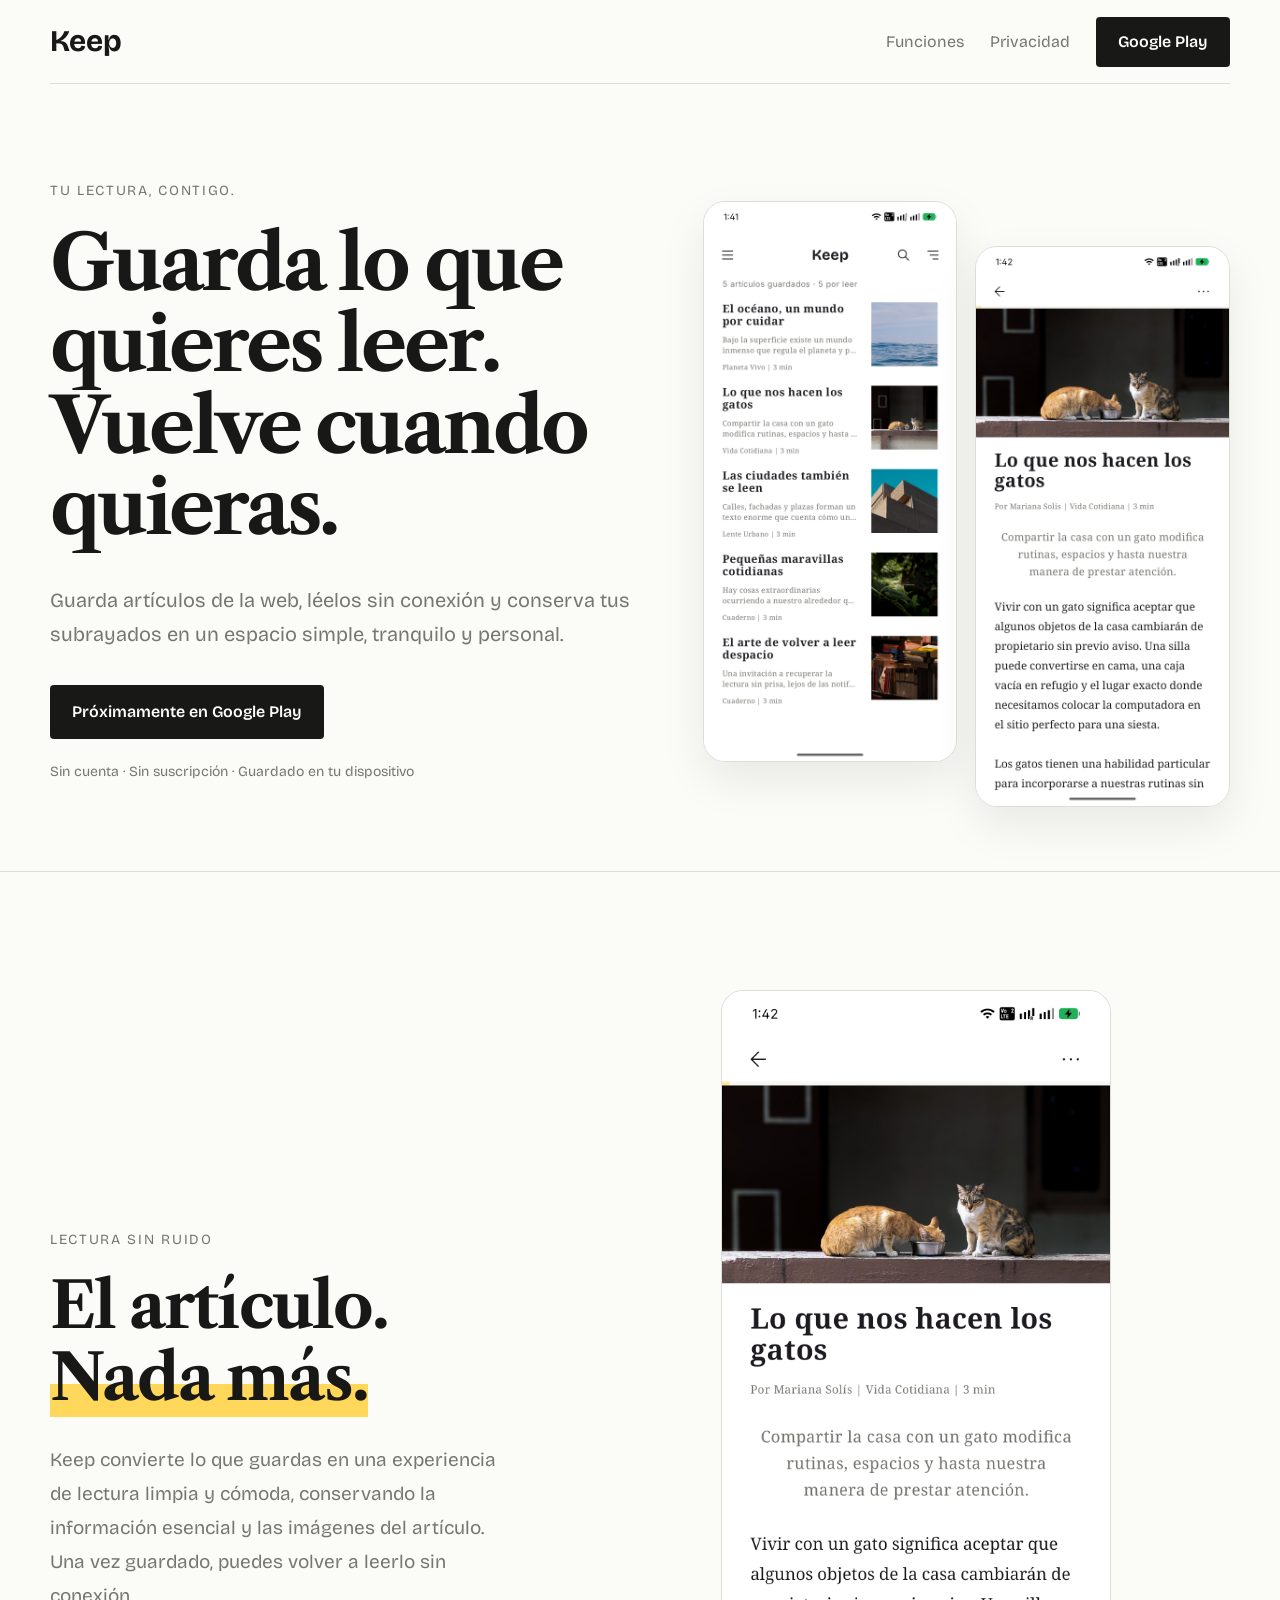
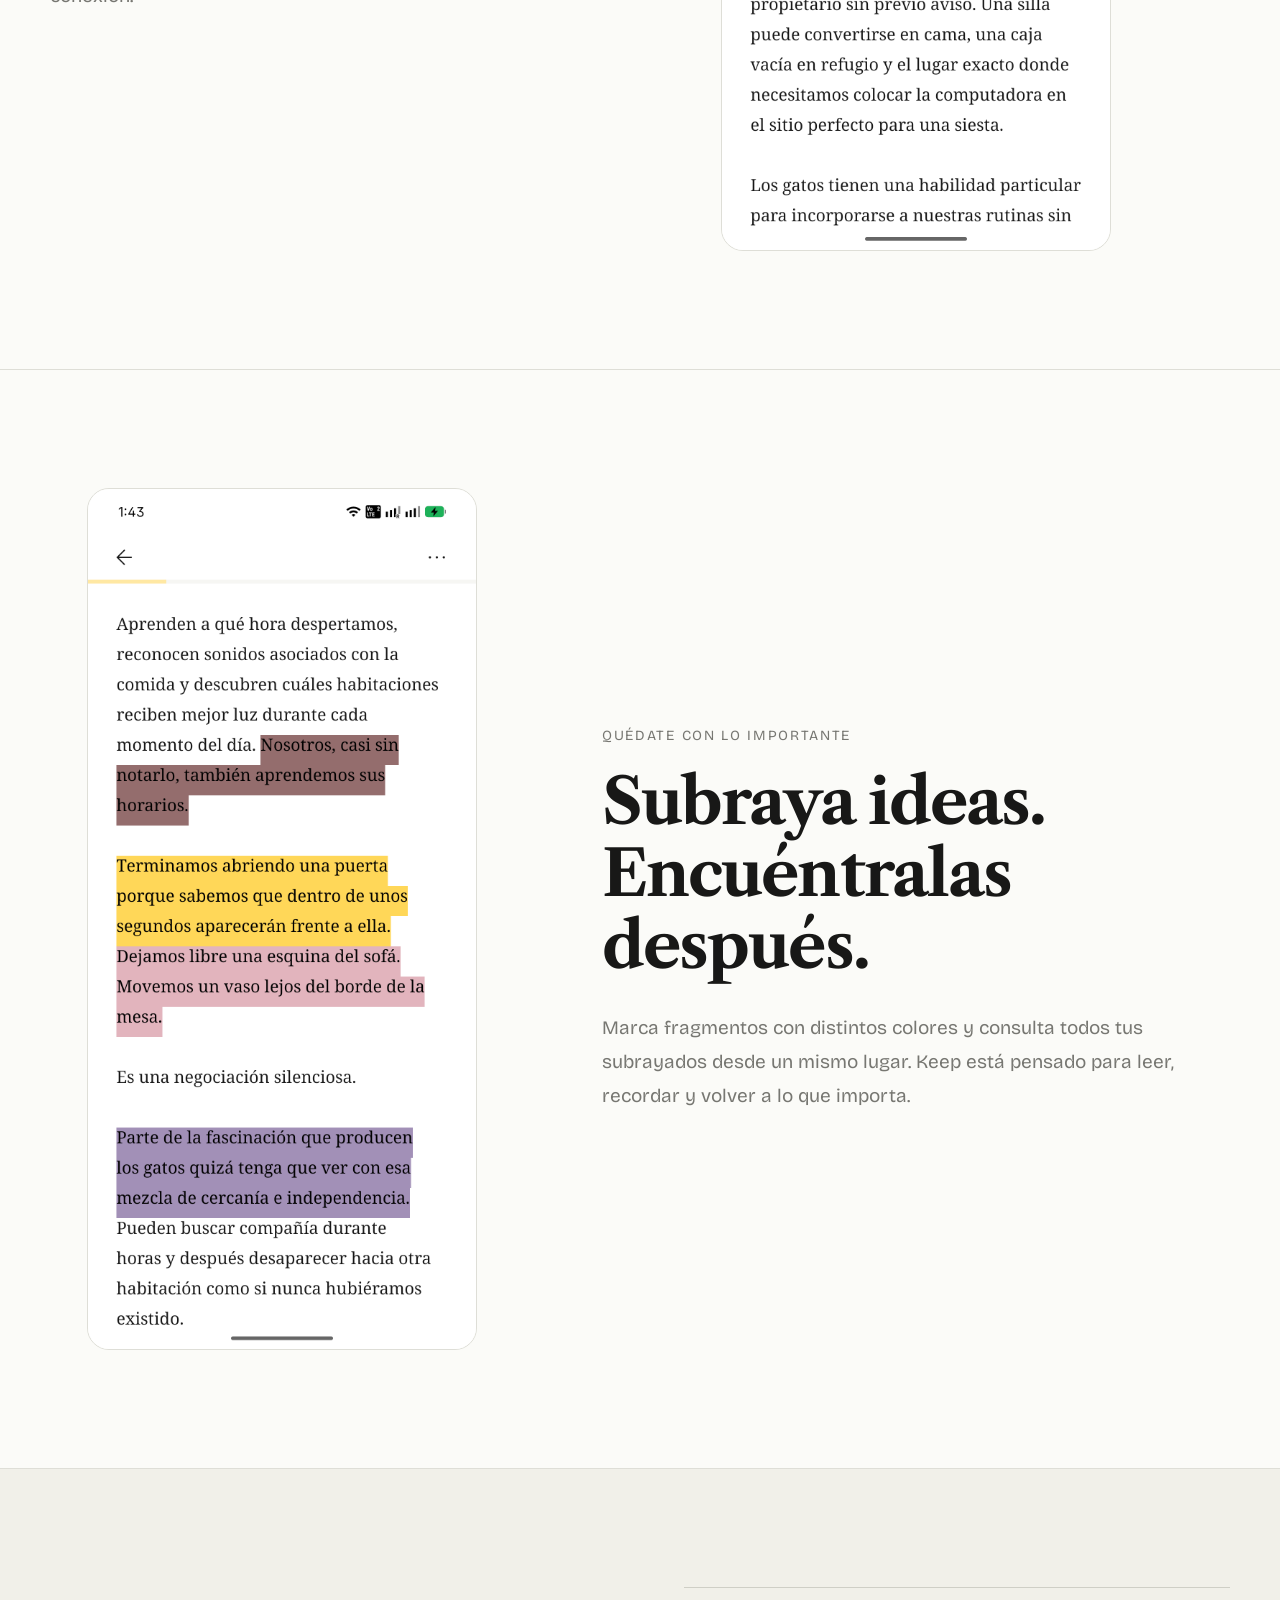
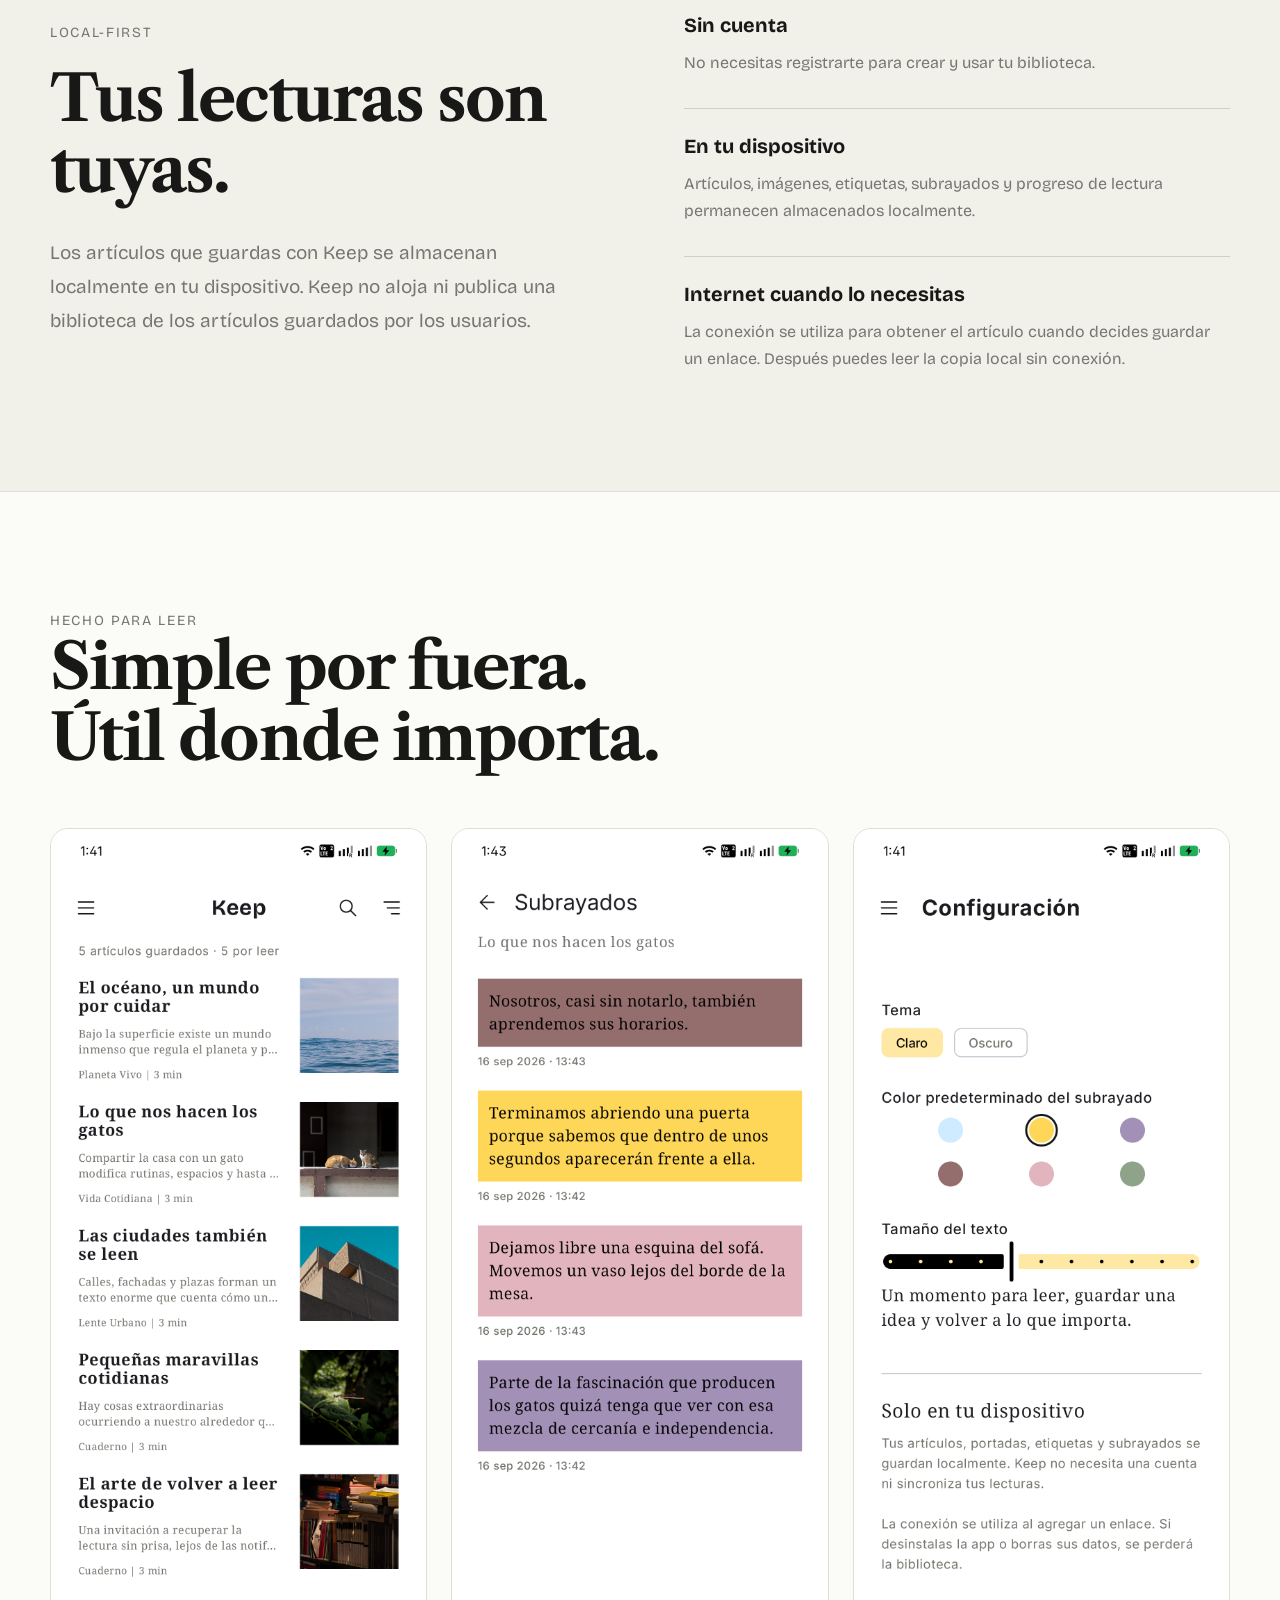
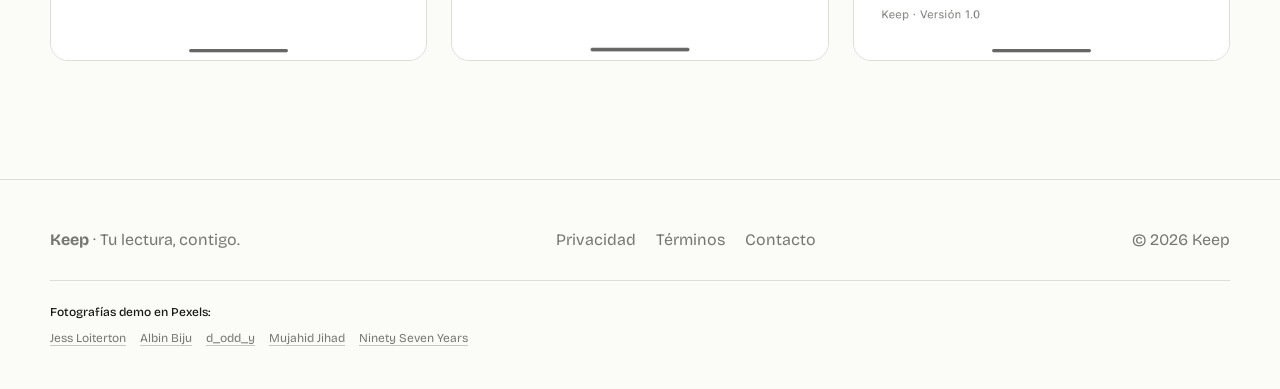
<file: index.html>
<!doctype html>
<html lang="es">
<head>
<meta charset="utf-8"><meta name="viewport" content="width=device-width,initial-scale=1">
<title>Keep — Guarda lo que quieres leer</title>
<meta name="description" content="Keep guarda artículos para leerlos después, sin distracciones y directamente en tu dispositivo.">
<meta property="og:title" content="Keep — Guarda lo que quieres leer"><meta property="og:description" content="Lectura sin distracciones, subrayados y biblioteca local.">
<link rel="stylesheet" href="styles.css">
</head>
<body>
<div class="wrap"><nav><a class="brand" href="index.html">Keep</a><div class="navlinks"><a href="#funciones">Funciones</a><a href="#privacidad">Privacidad</a><a class="cta" href="#play">Google Play</a></div></nav></div>
<main>
<div class="wrap hero">
<div><div class="eyebrow">Tu lectura, contigo.</div><h1>Guarda lo que quieres leer. Vuelve cuando quieras.</h1>
<p class="lead">Guarda artículos de la web, léelos sin conexión y conserva tus subrayados en un espacio simple, tranquilo y personal.</p>
<a class="cta" id="play" href="#" aria-label="Disponible próximamente en Google Play">Próximamente en Google Play</a>
<div class="micro">Sin cuenta · Sin suscripción · Guardado en tu dispositivo</div></div>
<div class="phone-grid"><img class="phone" src="assets/screenshots/library.jpg" alt="Biblioteca de Keep"><img class="phone" src="assets/screenshots/reader.jpg" alt="Lector de Keep"></div>
</div>

<section id="funciones"><div class="wrap section-grid">
<div><div class="eyebrow">Lectura sin ruido</div><h2>El artículo. <span class="highlight-word">Nada más.</span></h2><p class="copy">Keep convierte lo que guardas en una experiencia de lectura limpia y cómoda, conservando la información esencial y las imágenes del artículo. Una vez guardado, puedes volver a leerlo sin conexión.</p></div>
<img class="shot" src="assets/screenshots/reader.jpg" alt="Artículo abierto en Keep">
</div></section>

<section><div class="wrap section-grid">
<img class="shot" src="assets/screenshots/highlights.jpg" alt="Texto subrayado en distintos colores">
<div><div class="eyebrow">Quédate con lo importante</div><h2>Subraya ideas. Encuéntralas después.</h2><p class="copy">Marca fragmentos con distintos colores y consulta todos tus subrayados desde un mismo lugar. Keep está pensado para leer, recordar y volver a lo que importa.</p></div>
</div></section>

<section class="privacy" id="privacidad"><div class="wrap section-grid">
<div><div class="eyebrow">Local-first</div><h2>Tus lecturas son tuyas.</h2><p class="copy">Los artículos que guardas con Keep se almacenan localmente en tu dispositivo. Keep no aloja ni publica una biblioteca de los artículos guardados por los usuarios.</p></div>
<div class="points">
<div class="point"><strong>Sin cuenta</strong><span>No necesitas registrarte para crear y usar tu biblioteca.</span></div>
<div class="point"><strong>En tu dispositivo</strong><span>Artículos, imágenes, etiquetas, subrayados y progreso de lectura permanecen almacenados localmente.</span></div>
<div class="point"><strong>Internet cuando lo necesitas</strong><span>La conexión se utiliza para obtener el artículo cuando decides guardar un enlace. Después puedes leer la copia local sin conexión.</span></div>
</div></div></section>

<section><div class="wrap"><div class="eyebrow">Hecho para leer</div><h2>Simple por fuera.<br>Útil donde importa.</h2>
<div class="gallery"><img src="assets/screenshots/library.jpg" alt="Biblioteca"><img src="assets/screenshots/highlights-list.jpg" alt="Lista de subrayados"><img src="assets/screenshots/settings.jpg" alt="Configuración de lectura"></div>
</div></section>
</main>
<footer>
<div class="wrap footer">
  <div class="footer-main">
    <div><strong>Keep</strong> · Tu lectura, contigo.</div>
    <div class="footer-links"><a href="privacy.html">Privacidad</a><a href="terms.html">Términos</a><a href="mailto:rafernandez.dev@gmail.com">Contacto</a></div>
    <div>© 2026 Keep</div>
  </div>
  <div class="photo-credits">
    <span>Fotografías demo en Pexels:</span>
    <a href="https://www.pexels.com/photo/blue-ocean-water-under-the-white-sky-4322402/" target="_blank" rel="noopener noreferrer">Jess Loiterton</a>
    <a href="https://www.pexels.com/photo/two-cats-on-a-wall-with-feeding-bowl-28824163/" target="_blank" rel="noopener noreferrer">Albin Biju</a>
    <a href="https://www.pexels.com/photo/brown-concrete-building-under-blue-sky-3882638/" target="_blank" rel="noopener noreferrer">d_odd_y</a>
    <a href="https://www.pexels.com/photo/colorful-damselfly-perched-on-leaf-in-dhaka-37184727/" target="_blank" rel="noopener noreferrer">Mujahid Jihad</a>
    <a href="https://www.pexels.com/photo/bookshelf-with-stacked-books-in-a-library-34876157/" target="_blank" rel="noopener noreferrer">Ninety Seven Years</a>
  </div>
</div>
</footer>
</body></html>
</file>
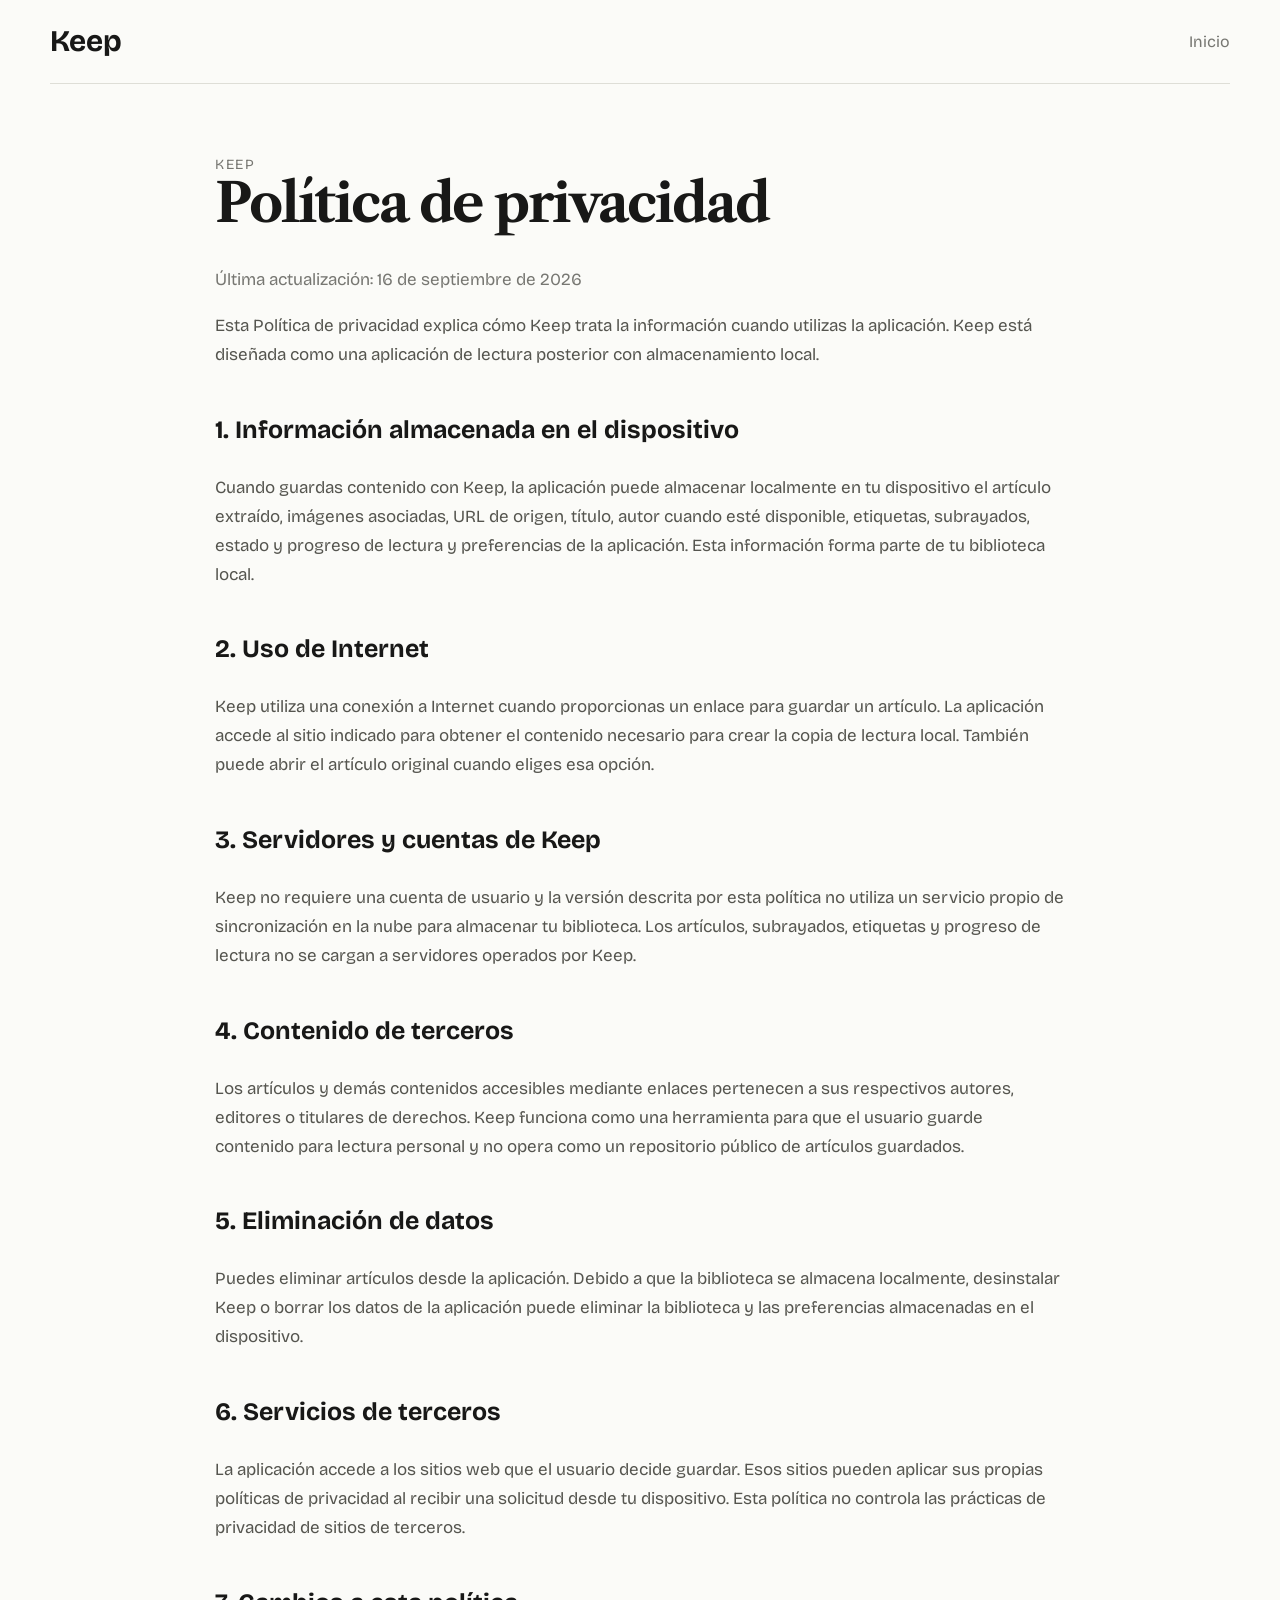
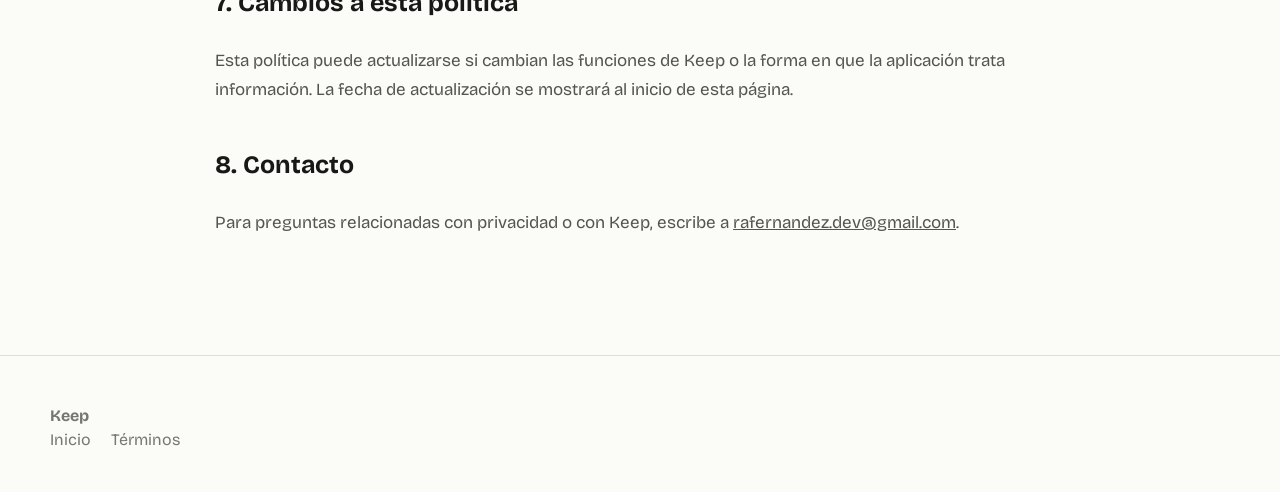
<file: privacy.html>
<!doctype html><html lang="es"><head><meta charset="utf-8"><meta name="viewport" content="width=device-width,initial-scale=1"><title>Política de privacidad — Keep</title><link rel="stylesheet" href="styles.css"></head><body>
<div class="wrap"><nav><a class="brand" href="index.html">Keep</a><div class="navlinks"><a href="index.html">Inicio</a></div></nav></div>
<main class="legal"><div class="eyebrow">Keep</div><h1>Política de privacidad</h1><p class="updated">Última actualización: 16 de septiembre de 2026</p>
<p>Esta Política de privacidad explica cómo Keep trata la información cuando utilizas la aplicación. Keep está diseñada como una aplicación de lectura posterior con almacenamiento local.</p>
<h2>1. Información almacenada en el dispositivo</h2><p>Cuando guardas contenido con Keep, la aplicación puede almacenar localmente en tu dispositivo el artículo extraído, imágenes asociadas, URL de origen, título, autor cuando esté disponible, etiquetas, subrayados, estado y progreso de lectura y preferencias de la aplicación. Esta información forma parte de tu biblioteca local.</p>
<h2>2. Uso de Internet</h2><p>Keep utiliza una conexión a Internet cuando proporcionas un enlace para guardar un artículo. La aplicación accede al sitio indicado para obtener el contenido necesario para crear la copia de lectura local. También puede abrir el artículo original cuando eliges esa opción.</p>
<h2>3. Servidores y cuentas de Keep</h2><p>Keep no requiere una cuenta de usuario y la versión descrita por esta política no utiliza un servicio propio de sincronización en la nube para almacenar tu biblioteca. Los artículos, subrayados, etiquetas y progreso de lectura no se cargan a servidores operados por Keep.</p>
<h2>4. Contenido de terceros</h2><p>Los artículos y demás contenidos accesibles mediante enlaces pertenecen a sus respectivos autores, editores o titulares de derechos. Keep funciona como una herramienta para que el usuario guarde contenido para lectura personal y no opera como un repositorio público de artículos guardados.</p>
<h2>5. Eliminación de datos</h2><p>Puedes eliminar artículos desde la aplicación. Debido a que la biblioteca se almacena localmente, desinstalar Keep o borrar los datos de la aplicación puede eliminar la biblioteca y las preferencias almacenadas en el dispositivo.</p>
<h2>6. Servicios de terceros</h2><p>La aplicación accede a los sitios web que el usuario decide guardar. Esos sitios pueden aplicar sus propias políticas de privacidad al recibir una solicitud desde tu dispositivo. Esta política no controla las prácticas de privacidad de sitios de terceros.</p>
<h2>7. Cambios a esta política</h2><p>Esta política puede actualizarse si cambian las funciones de Keep o la forma en que la aplicación trata información. La fecha de actualización se mostrará al inicio de esta página.</p>
<h2>8. Contacto</h2><p>Para preguntas relacionadas con privacidad o con Keep, escribe a <a href="mailto:rafernandez.dev@gmail.com">rafernandez.dev@gmail.com</a>.</p>
</main><footer><div class="wrap footer"><div><strong>Keep</strong></div><div class="footer-links"><a href="index.html">Inicio</a><a href="terms.html">Términos</a></div></div></footer></body></html>
</file>
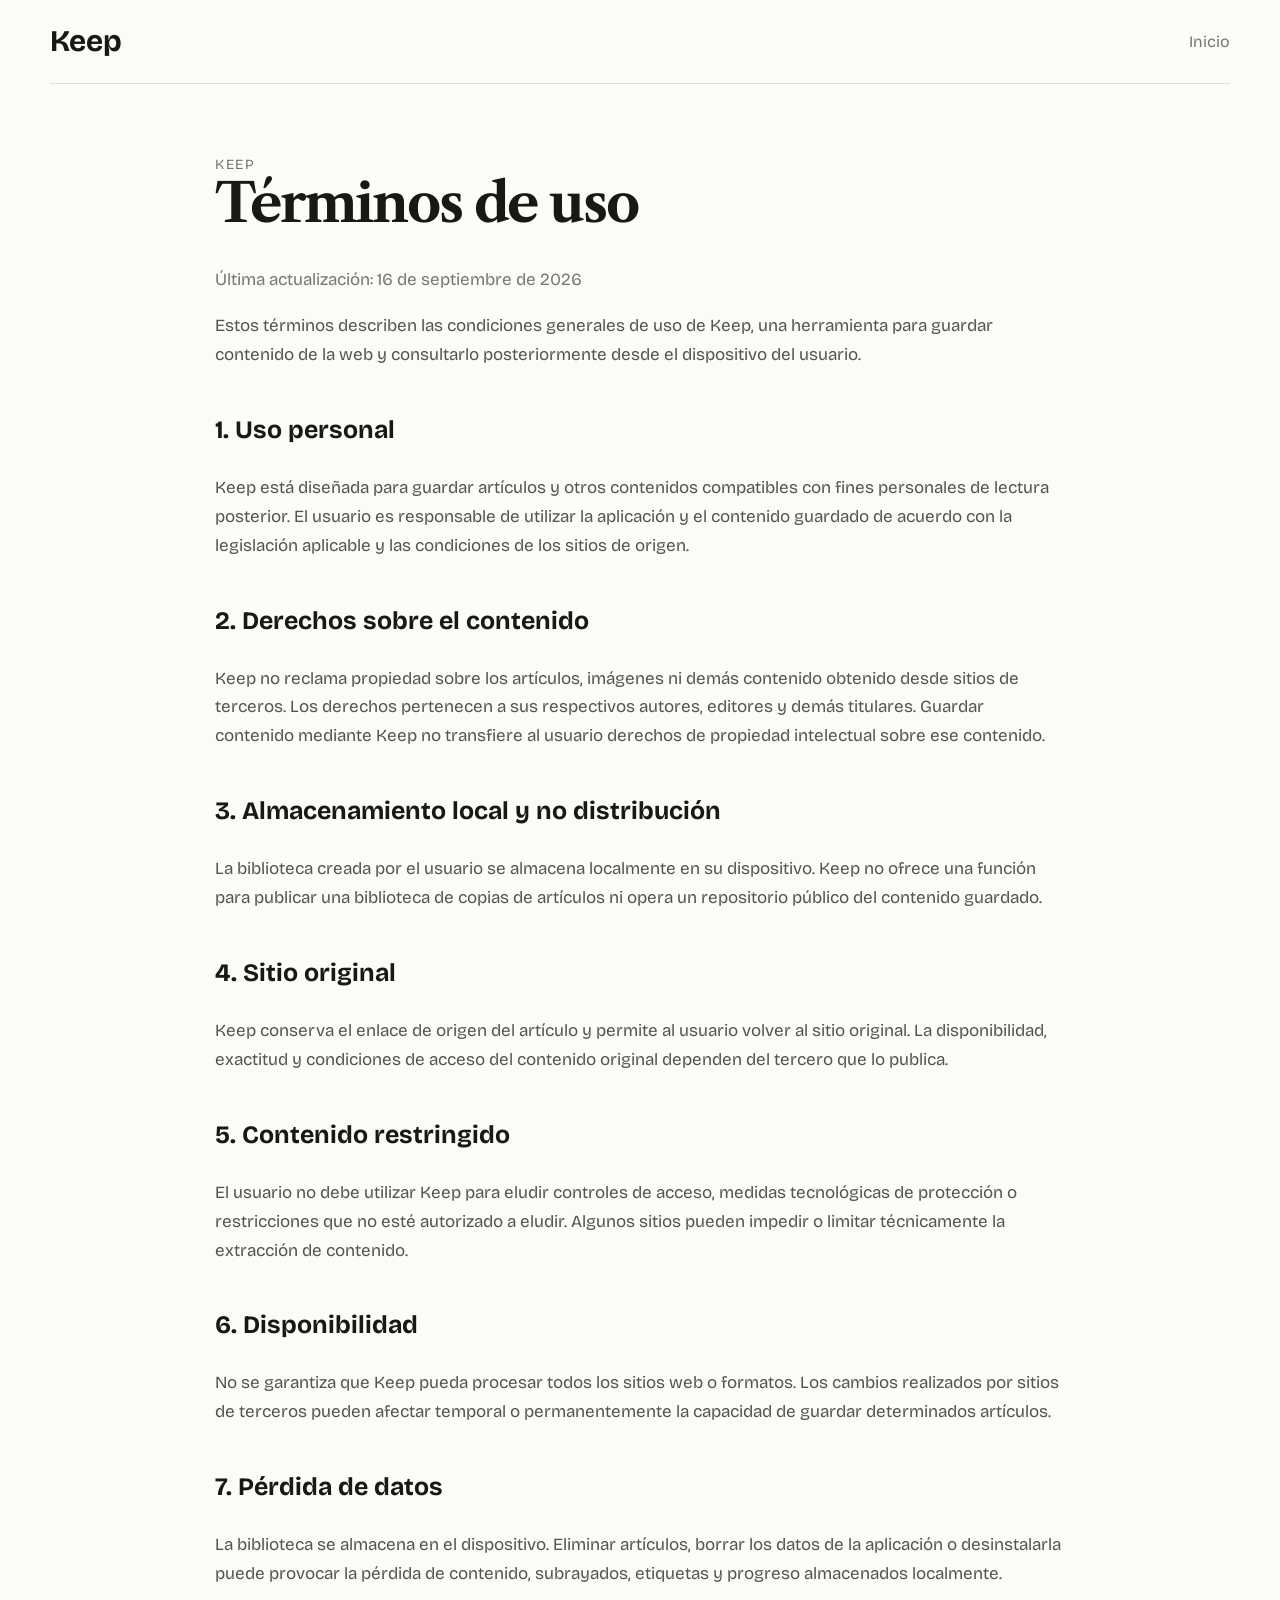
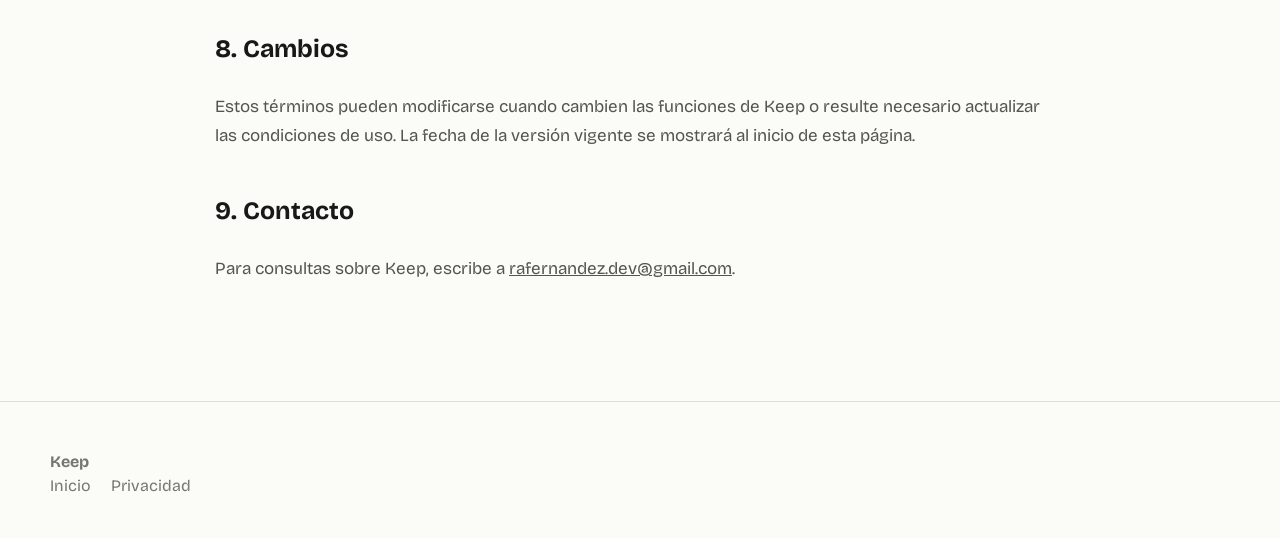
<file: terms.html>
<!doctype html><html lang="es"><head><meta charset="utf-8"><meta name="viewport" content="width=device-width,initial-scale=1"><title>Términos de uso — Keep</title><link rel="stylesheet" href="styles.css"></head><body>
<div class="wrap"><nav><a class="brand" href="index.html">Keep</a><div class="navlinks"><a href="index.html">Inicio</a></div></nav></div>
<main class="legal"><div class="eyebrow">Keep</div><h1>Términos de uso</h1><p class="updated">Última actualización: 16 de septiembre de 2026</p>
<p>Estos términos describen las condiciones generales de uso de Keep, una herramienta para guardar contenido de la web y consultarlo posteriormente desde el dispositivo del usuario.</p>
<h2>1. Uso personal</h2><p>Keep está diseñada para guardar artículos y otros contenidos compatibles con fines personales de lectura posterior. El usuario es responsable de utilizar la aplicación y el contenido guardado de acuerdo con la legislación aplicable y las condiciones de los sitios de origen.</p>
<h2>2. Derechos sobre el contenido</h2><p>Keep no reclama propiedad sobre los artículos, imágenes ni demás contenido obtenido desde sitios de terceros. Los derechos pertenecen a sus respectivos autores, editores y demás titulares. Guardar contenido mediante Keep no transfiere al usuario derechos de propiedad intelectual sobre ese contenido.</p>
<h2>3. Almacenamiento local y no distribución</h2><p>La biblioteca creada por el usuario se almacena localmente en su dispositivo. Keep no ofrece una función para publicar una biblioteca de copias de artículos ni opera un repositorio público del contenido guardado.</p>
<h2>4. Sitio original</h2><p>Keep conserva el enlace de origen del artículo y permite al usuario volver al sitio original. La disponibilidad, exactitud y condiciones de acceso del contenido original dependen del tercero que lo publica.</p>
<h2>5. Contenido restringido</h2><p>El usuario no debe utilizar Keep para eludir controles de acceso, medidas tecnológicas de protección o restricciones que no esté autorizado a eludir. Algunos sitios pueden impedir o limitar técnicamente la extracción de contenido.</p>
<h2>6. Disponibilidad</h2><p>No se garantiza que Keep pueda procesar todos los sitios web o formatos. Los cambios realizados por sitios de terceros pueden afectar temporal o permanentemente la capacidad de guardar determinados artículos.</p>
<h2>7. Pérdida de datos</h2><p>La biblioteca se almacena en el dispositivo. Eliminar artículos, borrar los datos de la aplicación o desinstalarla puede provocar la pérdida de contenido, subrayados, etiquetas y progreso almacenados localmente.</p>
<h2>8. Cambios</h2><p>Estos términos pueden modificarse cuando cambien las funciones de Keep o resulte necesario actualizar las condiciones de uso. La fecha de la versión vigente se mostrará al inicio de esta página.</p>
<h2>9. Contacto</h2><p>Para consultas sobre Keep, escribe a <a href="mailto:rafernandez.dev@gmail.com">rafernandez.dev@gmail.com</a>.</p>
</main><footer><div class="wrap footer"><div><strong>Keep</strong></div><div class="footer-links"><a href="index.html">Inicio</a><a href="privacy.html">Privacidad</a></div></div></footer></body></html>
</file>
<file: styles.css>
@import url('https://fonts.googleapis.com/css2?family=Bricolage+Grotesque:opsz,wght@12..96,400;12..96,500;12..96,600;12..96,700&family=Libre+Caslon+Text:wght@400;700&display=swap');

:root{--ink:#181817;--muted:#777772;--paper:#fbfbf8;--line:#deded7;--yellow:#ffd75a;--lilac:#a899bb;--rose:#a57e7c;--blue:#c9e9f8;--green:#98ad94;--pink:#e3b4c0;--max:1180px}
*{box-sizing:border-box} html{scroll-behavior:smooth} body{margin:0;background:var(--paper);color:var(--ink);font-family:"Bricolage Grotesque",sans-serif}
a{color:inherit} .wrap{width:min(calc(100% - 40px),var(--max));margin:auto}
nav{height:84px;display:flex;align-items:center;justify-content:space-between;border-bottom:1px solid var(--line)}
.brand{font-weight:700;font-size:30px;text-decoration:none}.navlinks{display:flex;gap:26px;align-items:center}.navlinks a{text-decoration:none;color:var(--muted)}
.hero{padding:88px 0 74px;display:grid;grid-template-columns:1.05fr .95fr;gap:70px;align-items:center}
.eyebrow{font-size:14px;text-transform:uppercase;letter-spacing:.12em;color:var(--muted)}
h1{font-family:"Libre Caslon Text",serif;font-size:clamp(48px,6vw,82px);line-height:1.02;letter-spacing:-.04em;margin:18px 0 28px;max-width:760px}
.lead{font-size:20px;line-height:1.55;color:var(--muted);max-width:620px}.cta{display:inline-block;margin-top:25px;background:var(--ink);color:white;padding:15px 22px;text-decoration:none;border-radius:4px;font-weight:600}
.micro{margin-top:20px;color:var(--muted);font-size:14px}.phone-grid{display:grid;grid-template-columns:1fr 1fr;gap:18px;align-items:center}.phone{width:100%;border:1px solid var(--line);box-shadow:0 18px 45px rgba(0,0,0,.08);border-radius:22px}.phone:nth-child(2){transform:translateY(45px)}
section{padding:105px 0;border-top:1px solid var(--line)}.section-grid{display:grid;grid-template-columns:.85fr 1.15fr;gap:80px;align-items:center}
h2{font-family:"Libre Caslon Text",serif;font-size:clamp(38px,5vw,64px);line-height:1.08;letter-spacing:-.03em;margin:0 0 24px}
.copy{font-size:19px;line-height:1.65;color:var(--muted)}.shot{display:block;width:min(100%,390px);margin:auto;border:1px solid var(--line);border-radius:22px}
.highlight-word{background:linear-gradient(transparent 58%,var(--yellow) 58%)}.privacy{background:#f1f0e9}.privacy .section-grid{grid-template-columns:1fr 1fr}
.points{display:grid;gap:26px}.point{border-top:1px solid #cfcfc6;padding-top:20px}.point strong{display:block;font-size:20px;margin-bottom:7px}.point span{color:var(--muted);line-height:1.55}
.gallery{display:grid;grid-template-columns:repeat(3,1fr);gap:24px;margin-top:45px}.gallery img{width:100%;border:1px solid var(--line);border-radius:18px}
footer{padding:44px 0}.footer{display:flex;justify-content:space-between;gap:24px;flex-wrap:wrap;color:var(--muted)}.footer a{text-decoration:none}.footer-links{display:flex;gap:20px}
.legal{width:min(calc(100% - 40px),850px);margin:0 auto;padding:70px 0 100px}.legal h1{font-size:54px}.legal h2{font-family:"Bricolage Grotesque",sans-serif;font-size:25px;letter-spacing:0;margin-top:46px}.legal p,.legal li{font-size:17px;line-height:1.7;color:#55554f}.legal .updated{color:var(--muted)}
@media(max-width:800px){.navlinks a:not(.cta){display:none}.hero,.section-grid,.privacy .section-grid{grid-template-columns:1fr}.hero{padding-top:55px;gap:45px}.phone-grid{max-width:520px}.phone:nth-child(2){transform:translateY(25px)}section{padding:75px 0}.gallery{grid-template-columns:1fr 1fr}.section-grid{gap:45px}}
@media(max-width:520px){.wrap{width:min(calc(100% - 28px),var(--max))}.hero{padding-top:44px}h1{font-size:46px}.gallery{grid-template-columns:1fr 1fr;gap:10px}.navlinks{gap:12px}}


/* --- Refinamientos de espaciado y navegación --- */
body{line-height:1.5}

nav{min-height:84px;height:auto}
.navlinks a{display:inline-flex;align-items:center;justify-content:center;line-height:1}
.navlinks a:not(.cta){min-height:44px}
.navlinks .cta{
  margin-top:0;
  min-height:50px;
  padding:0 22px;
  color:#fff;
}
.navlinks .cta:visited,
.navlinks .cta:hover,
.navlinks .cta:focus-visible{color:#fff}
.navlinks .cta:hover,
.navlinks .cta:focus-visible{background:#2b2b29}

.hero{padding:96px 0 88px}
.hero .eyebrow{margin-bottom:22px}
h1{line-height:1.06;margin:0 0 34px}
.lead{line-height:1.7;margin:0}
.hero > div:first-child > .cta{margin-top:34px}
.micro{margin-top:22px;line-height:1.6}

section{padding:118px 0}
.section-grid{gap:88px}
.section-grid .eyebrow{margin-bottom:20px}
h2{line-height:1.12;margin:0 0 30px}
.copy{line-height:1.78;margin:0}
.points{gap:32px}
.point{padding-top:24px}
.point strong{line-height:1.35;margin-bottom:10px}
.point span{display:block;line-height:1.7}
.gallery{margin-top:54px}

/* --- Footer y créditos de fotografías --- */
footer{padding:48px 0 40px;border-top:1px solid var(--line)}
.footer{display:block;color:var(--muted)}
.footer-main{
  display:flex;
  justify-content:space-between;
  align-items:center;
  gap:24px;
  flex-wrap:wrap;
}
.footer a:hover,.footer a:focus-visible{color:var(--ink)}
.photo-credits{
  margin-top:28px;
  padding-top:22px;
  border-top:1px solid var(--line);
  display:flex;
  flex-wrap:wrap;
  gap:7px 14px;
  font-size:12px;
  line-height:1.6;
  color:var(--muted);
}
.photo-credits span{
  width:100%;
  font-weight:500;
  color:var(--ink);
}
.photo-credits a{
  text-decoration:underline;
  text-decoration-color:#c7c7c0;
  text-underline-offset:3px;
}

@media(max-width:800px){
  .hero{padding:64px 0 80px;gap:54px}
  section{padding:84px 0}
  .section-grid{gap:54px}
}
@media(max-width:520px){
  nav{min-height:74px}
  .hero{padding-top:52px}
  h1{line-height:1.08;margin-bottom:28px}
  h2{line-height:1.14;margin-bottom:24px}
  .lead{line-height:1.65}
  .navlinks .cta{min-height:44px;padding:0 16px}
  .footer-main{flex-direction:column;align-items:flex-start;gap:18px}
}
</file>
